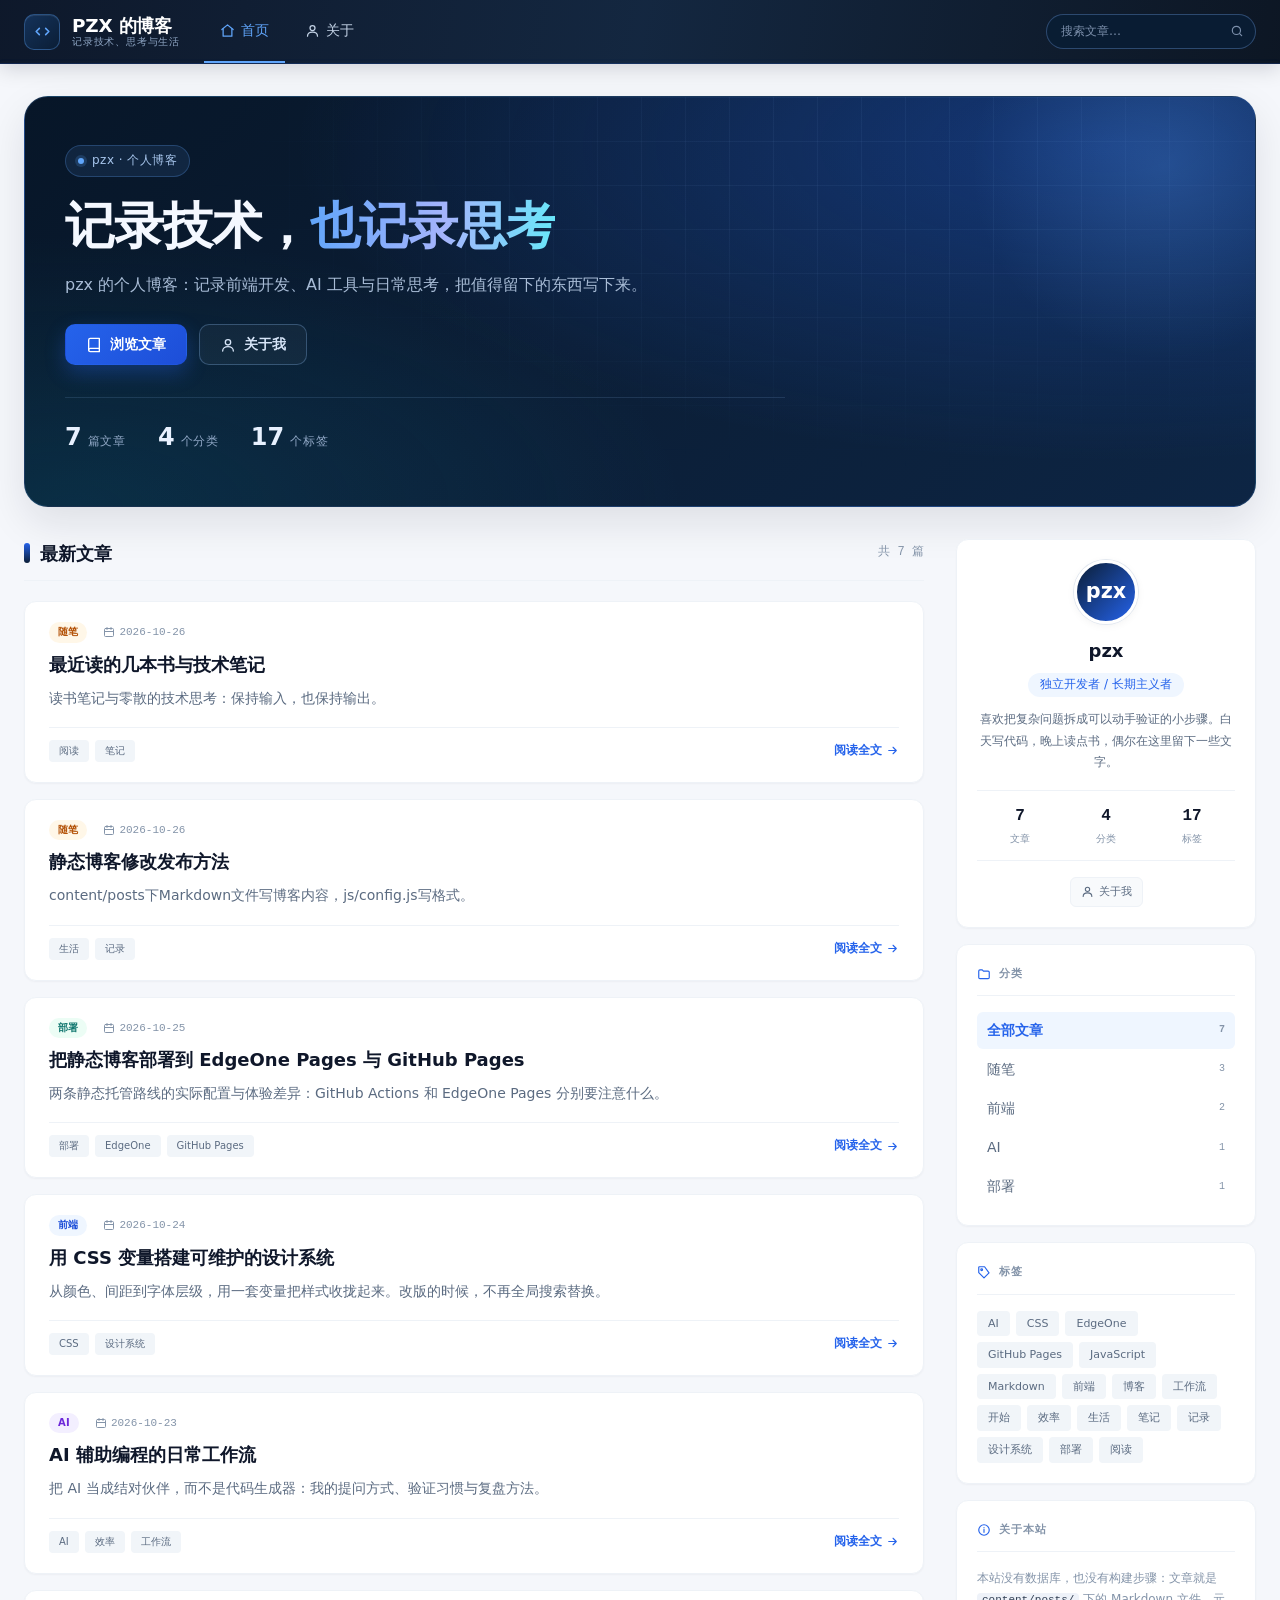
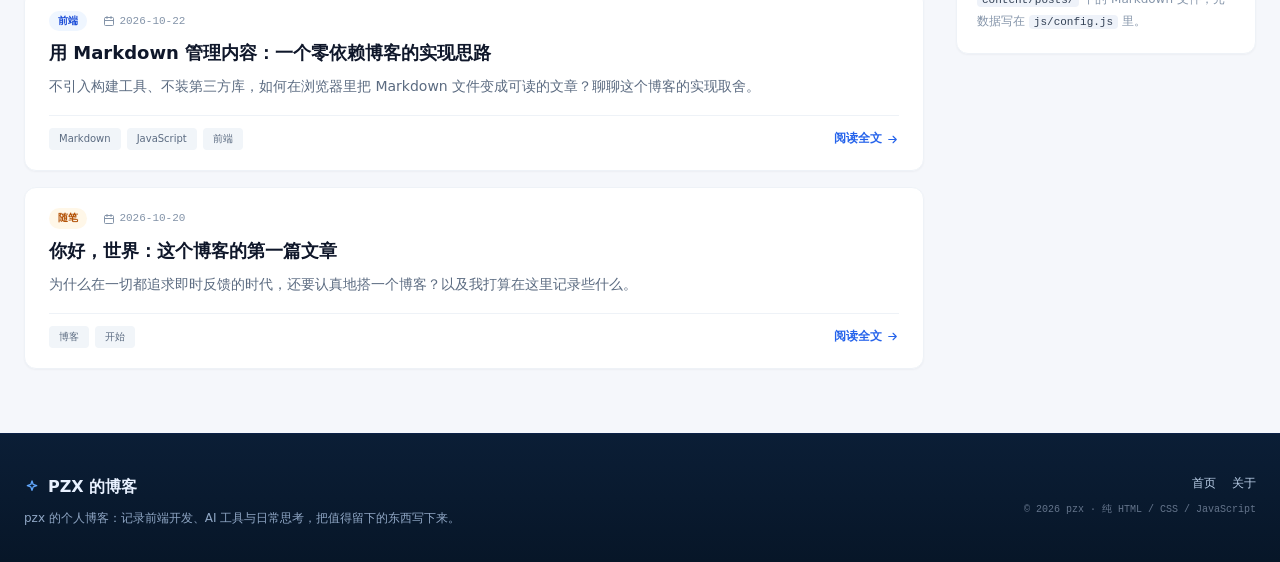
<file: index.html>
<!DOCTYPE html>
<html lang="zh-CN">
<head>
  <meta charset="UTF-8">
  <meta name="viewport" content="width=device-width, initial-scale=1.0">
  <meta name="color-scheme" content="light">
  <meta name="theme-color" content="#0b1e36">
  <title>PZX 的博客</title>
  <meta name="description" content="pzx 的个人博客：记录前端开发、AI 工具与日常思考，把值得留下的东西写下来。">
  <meta name="author" content="pzx">
  <meta name="robots" content="index, follow">

  <!-- Open Graph -->
  <meta property="og:type" content="website">
  <meta property="og:title" content="PZX 的博客">
  <meta property="og:description" content="记录技术，也记录思考。">
  <meta property="og:site_name" content="PZX 的博客">

  <!-- 内联 SVG 图标：不额外请求文件，浅色标签页也清晰 -->
  <link rel="icon" type="image/svg+xml" href="data:image/svg+xml,%3Csvg xmlns='http://www.w3.org/2000/svg' viewBox='0 0 64 64'%3E%3Crect width='64' height='64' rx='14' fill='%230b1e36'/%3E%3Cpath d='M22 18h10a10 10 0 0 1 0 20h-6v8h-4z' fill='none' stroke='%2360a5fa' stroke-width='4' stroke-linejoin='round'/%3E%3C/svg%3E">

  <link rel="stylesheet" href="css/style.css">
  <link rel="stylesheet" href="css/article.css">
  <link rel="stylesheet" href="css/responsive.css">
</head>
<body>
  <a class="skip-link" href="#mainContent">跳到主要内容</a>

  <!-- ===== 导航栏 ===== -->
  <header class="navbar" id="navbar">
    <div class="nav-container">
      <div class="nav-brand-group">
        <span class="nav-logo" aria-hidden="true">
          <svg class="icon" viewBox="0 0 24 24" fill="none" stroke="currentColor" stroke-width="2" stroke-linecap="round" stroke-linejoin="round">
            <path d="m8 8-4 4 4 4M16 8l4 4-4 4"/>
          </svg>
        </span>
        <a class="nav-brand-text" href="#/" aria-label="返回首页">
          <span class="nav-brand" id="navBrandName">PZX 的博客</span>
          <span class="nav-tagline" id="navTagline">记录技术、思考与生活</span>
        </a>
      </div>

      <nav class="nav-center" id="navMenu" aria-label="主导航">
        <a class="nav-link active" href="#/" data-nav="home">
          <svg class="icon" viewBox="0 0 24 24" aria-hidden="true" focusable="false"><path d="M3 10.5 12 3l9 7.5"/><path d="M5 9.5V21h14V9.5"/></svg>
          首页
        </a>
        <a class="nav-link" href="#/about" data-nav="about">
          <svg class="icon" viewBox="0 0 24 24" aria-hidden="true" focusable="false"><circle cx="12" cy="8" r="4"/><path d="M4 21c0-4 3.6-6.5 8-6.5s8 2.5 8 6.5"/></svg>
          关于
        </a>

        <!-- 移动端菜单里的搜索框 -->
        <div class="nav-mobile-search">
          <div class="nav-search">
            <input type="search" id="searchInputMobile" class="nav-search-input" placeholder="搜索文章…" aria-label="搜索文章" autocomplete="off">
            <button type="button" class="nav-search-clear" data-clear-search aria-label="清除搜索">
              <svg class="icon" viewBox="0 0 24 24" aria-hidden="true" focusable="false"><path d="M6 6l12 12M18 6 6 18"/></svg>
            </button>
            <svg class="nav-search-icon icon" viewBox="0 0 24 24" aria-hidden="true" focusable="false"><circle cx="11" cy="11" r="7"/><path d="m20 20-3.5-3.5"/></svg>
          </div>
        </div>
      </nav>

      <div class="nav-actions">
        <div class="nav-search">
          <input type="search" id="searchInput" class="nav-search-input" placeholder="搜索文章…" aria-label="搜索文章" autocomplete="off">
          <button type="button" class="nav-search-clear" data-clear-search aria-label="清除搜索">
            <svg class="icon" viewBox="0 0 24 24" aria-hidden="true" focusable="false"><path d="M6 6l12 12M18 6 6 18"/></svg>
          </button>
          <svg class="nav-search-icon icon" viewBox="0 0 24 24" aria-hidden="true" focusable="false"><circle cx="11" cy="11" r="7"/><path d="m20 20-3.5-3.5"/></svg>
        </div>

        <button type="button" class="nav-mobile-toggle" id="mobileToggle" aria-label="打开菜单" aria-expanded="false" aria-controls="navMenu">
          <svg class="icon icon-menu" viewBox="0 0 24 24" aria-hidden="true" focusable="false"><path d="M4 6h16M4 12h16M4 18h16"/></svg>
          <svg class="icon icon-close" viewBox="0 0 24 24" aria-hidden="true" focusable="false"><path d="M6 6l12 12M18 6 6 18"/></svg>
        </button>
      </div>
    </div>
  </header>

  <!-- ===== 主内容（由 js/app.js 按路由渲染） ===== -->
  <main class="main-content" id="mainContent" tabindex="-1">
    <div class="container" id="app">
      <noscript>
        <div class="error-state">
          <p class="empty-title">需要启用 JavaScript</p>
          <p class="empty-desc">本站是纯前端渲染的静态博客，请启用 JavaScript 后刷新页面。</p>
        </div>
      </noscript>
    </div>
  </main>

  <!-- ===== 页脚 ===== -->
  <footer class="footer">
    <div class="footer-inner">
      <div>
        <div class="footer-brand">
          <svg class="icon" viewBox="0 0 24 24" aria-hidden="true" focusable="false">
            <path d="M12 3l1.8 5.2L19 10l-5.2 1.8L12 17l-1.8-5.2L5 10l5.2-1.8z"/>
          </svg>
          <span id="footerBrandName">PZX 的博客</span>
        </div>
        <p class="footer-desc" id="footerDesc">pzx 的个人博客：记录前端开发、AI 工具与日常思考，把值得留下的东西写下来。</p>
      </div>
      <div class="footer-meta">
        <div class="footer-links">
          <a href="#/">首页</a>
          <a href="#/about">关于</a>
        </div>
        <span class="footer-copy">© <span id="footerYear">2026</span> <span id="footerAuthor">pzx</span> · 纯 HTML / CSS / JavaScript</span>
      </div>
    </div>
  </footer>

  <!-- ===== 回到顶部 ===== -->
  <button type="button" class="back-to-top" id="backToTop" aria-label="回到顶部" title="回到顶部">
    <svg class="icon" viewBox="0 0 24 24" aria-hidden="true" focusable="false"><path d="M12 19V5M6 11l6-6 6 6"/></svg>
  </button>

  <!-- ===== 脚本：顺序加载，无第三方依赖 ===== -->
  <script src="js/config.js"></script>
  <script src="js/markdown.js"></script>
  <script src="js/renderer.js"></script>
  <script src="js/router.js"></script>
  <script src="js/app.js"></script>
</body>
</html>
</file>
<file: css/style.css>
/* ==========================================================================
   pzx 的博客 —— 基础样式
   设计参考：深蓝顶栏 + 浅灰蓝底色 + 白色卡片 + 蓝色强调的极简技术博客。
   主要颜色、间距与字体层级收敛为 CSS 变量，少量局部样式保留硬编码值；
   改版时优先改 :root。
   ========================================================================== */

/* ---------- Reset ---------- */
*,
*::before,
*::after {
  box-sizing: border-box;
  margin: 0;
  padding: 0;
}

/* ---------- Design tokens ---------- */
:root {
  /* 颜色 */
  --color-bg: #f5f7fb;
  --color-bg-soft: #eef2f9;
  --color-surface: #ffffff;
  --color-surface-soft: #f8fafc;
  --color-text: #263449;
  --color-text-secondary: #5b6b81;
  --color-text-muted: #8494a9;
  --color-heading: #0f172a;
  --color-navy: #0b1e36;
  --color-navy-soft: #12294a;
  --color-blue: #2563eb;
  --color-blue-hover: #1d4ed8;
  --color-blue-soft: #eff6ff;
  --color-sky: #60a5fa;
  --color-border: #e2e8f0;
  --color-border-light: #eef2f7;
  --color-tag-bg: #f1f5f9;
  --color-tag-text: #5b6b81;
  --color-amber: #d97706;
  --color-green: #059669;
  --color-focus: #2563eb;

  /* 字体 */
  --font-sans: 'Inter', 'Noto Sans SC', 'PingFang SC', 'Hiragino Sans GB',
    'Microsoft YaHei', system-ui, -apple-system, 'Segoe UI', Roboto, sans-serif;
  --font-display: 'Space Grotesk', 'Inter', 'Noto Sans SC', 'PingFang SC',
    'Microsoft YaHei', system-ui, sans-serif;
  --font-mono: 'JetBrains Mono', 'SFMono-Regular', 'Cascadia Code', Consolas,
    'Liberation Mono', Menlo, monospace;

  /* 字号 */
  --text-xs: 0.75rem;
  --text-sm: 0.875rem;
  --text-base: 1rem;
  --text-lg: 1.125rem;
  --text-xl: 1.25rem;
  --text-2xl: 1.5rem;
  --text-3xl: 1.875rem;
  --text-4xl: 2.25rem;

  /* 间距 */
  --space-1: 0.25rem;
  --space-2: 0.5rem;
  --space-3: 0.75rem;
  --space-4: 1rem;
  --space-5: 1.25rem;
  --space-6: 1.5rem;
  --space-8: 2rem;
  --space-10: 2.5rem;
  --space-12: 3rem;
  --space-16: 4rem;

  /* 尺寸 */
  --max-width: 1280px;
  --max-width-narrow: 840px;
  --nav-height: 64px;
  --radius-sm: 6px;
  --radius: 12px;
  --radius-lg: 18px;
  --radius-xl: 24px;

  /* 阴影 */
  --shadow-xs: 0 1px 2px rgba(15, 23, 42, 0.04);
  --shadow-sm: 0 2px 8px rgba(15, 23, 42, 0.05);
  --shadow-md: 0 8px 24px rgba(15, 23, 42, 0.07);
  --shadow-lg: 0 16px 40px rgba(15, 23, 42, 0.1);

  /* 动效 */
  --ease: cubic-bezier(0.4, 0, 0.2, 1);
  --transition: 0.22s var(--ease);
}

/* ---------- 基础元素 ---------- */
html {
  font-size: 16px;
  scroll-behavior: smooth;
  -webkit-text-size-adjust: 100%;
}

@media (prefers-reduced-motion: reduce) {
  html {
    scroll-behavior: auto;
  }
}

body {
  min-height: 100vh;
  display: flex;
  flex-direction: column;
  font-family: var(--font-sans);
  font-size: var(--text-base);
  line-height: 1.65;
  color: var(--color-text);
  background-color: var(--color-bg);
  -webkit-font-smoothing: antialiased;
  -moz-osx-font-smoothing: grayscale;
}

a {
  color: var(--color-blue);
  text-decoration: none;
  transition: color var(--transition);
}

a:hover {
  color: var(--color-blue-hover);
}

img {
  max-width: 100%;
  height: auto;
  display: block;
}

button,
input {
  font: inherit;
  color: inherit;
}

button {
  cursor: pointer;
  background: none;
  border: none;
}

ul,
ol {
  padding-left: 1.4em;
}

:focus-visible {
  outline: 2px solid var(--color-focus);
  outline-offset: 3px;
  border-radius: 4px;
}

::selection {
  background: rgba(37, 99, 235, 0.18);
}

/* 细滚动条 */
::-webkit-scrollbar {
  width: 10px;
  height: 10px;
}

::-webkit-scrollbar-track {
  background: var(--color-bg-soft);
}

::-webkit-scrollbar-thumb {
  background: #cbd5e1;
  border-radius: 999px;
  border: 2px solid var(--color-bg-soft);
}

::-webkit-scrollbar-thumb:hover {
  background: #94a3b8;
}

/* 图标统一尺寸 */
.icon {
  width: 1em;
  height: 1em;
  flex-shrink: 0;
  fill: none;
  stroke: currentColor;
  stroke-width: 2;
  stroke-linecap: round;
  stroke-linejoin: round;
}

.visually-hidden {
  position: absolute !important;
  width: 1px;
  height: 1px;
  padding: 0;
  margin: -1px;
  overflow: hidden;
  clip: rect(0, 0, 0, 0);
  white-space: nowrap;
  border: 0;
}

.skip-link {
  position: fixed;
  top: -100px;
  left: var(--space-4);
  z-index: 1000;
  padding: var(--space-2) var(--space-4);
  color: #fff;
  background: var(--color-navy);
  border-radius: var(--radius-sm);
  font-size: var(--text-sm);
}

.skip-link:focus {
  top: var(--space-4);
  color: #fff;
}

/* ---------- 导航栏 ---------- */
.navbar {
  position: sticky;
  top: 0;
  z-index: 100;
  height: var(--nav-height);
  background: linear-gradient(100deg, rgba(6, 17, 36, 0.97), rgba(12, 32, 58, 0.97), rgba(5, 15, 29, 0.97));
  border-bottom: 1px solid rgba(37, 99, 235, 0.18);
  box-shadow: 0 4px 20px rgba(2, 8, 23, 0.16);
  backdrop-filter: saturate(140%) blur(12px);
}

.nav-container {
  max-width: var(--max-width);
  height: 100%;
  margin: 0 auto;
  padding: 0 var(--space-6);
  display: flex;
  align-items: center;
  gap: var(--space-6);
}

.nav-brand-group {
  display: flex;
  align-items: center;
  gap: var(--space-3);
  min-width: 0;
  cursor: pointer;
}

.nav-logo {
  width: 36px;
  height: 36px;
  display: grid;
  place-items: center;
  color: var(--color-sky);
  background: linear-gradient(140deg, #14325a, #0b1e36);
  border: 1px solid rgba(96, 165, 250, 0.35);
  border-radius: 10px;
  box-shadow: inset 0 1px 0 rgba(255, 255, 255, 0.08);
}

.nav-logo .icon {
  width: 19px;
  height: 19px;
}

.nav-brand-text {
  display: flex;
  flex-direction: column;
  line-height: 1.15;
  min-width: 0;
}

.nav-brand {
  font-family: var(--font-display);
  font-size: 1.15rem;
  font-weight: 700;
  letter-spacing: -0.01em;
  color: #fff;
  white-space: nowrap;
}

.nav-brand:hover {
  color: #fff;
}

.nav-tagline {
  font-size: 10px;
  letter-spacing: 0.08em;
  color: #8fa6c4;
  white-space: nowrap;
}

.nav-center {
  display: flex;
  align-items: center;
  gap: var(--space-1);
  height: 100%;
}

.nav-link {
  position: relative;
  display: inline-flex;
  align-items: center;
  gap: 6px;
  height: 100%;
  padding: 0 var(--space-4);
  font-size: var(--text-sm);
  font-weight: 500;
  color: #c3d2e5;
  border-bottom: 2px solid transparent;
  transition: color var(--transition), border-color var(--transition), background-color var(--transition);
}

.nav-link .icon {
  width: 15px;
  height: 15px;
}

.nav-link:hover {
  color: #fff;
  background: rgba(96, 165, 250, 0.08);
}

.nav-link.active {
  color: var(--color-sky);
  border-bottom-color: var(--color-sky);
}

.nav-actions {
  margin-left: auto;
  display: flex;
  align-items: center;
  gap: var(--space-2);
}

.nav-search {
  position: relative;
  display: flex;
  align-items: center;
}

.nav-search-input {
  width: 210px;
  padding: 7px 34px 7px 14px;
  font-size: var(--text-xs);
  color: #e2e8f0;
  background: rgba(11, 30, 54, 0.9);
  border: 1px solid rgba(48, 78, 118, 0.9);
  border-radius: 999px;
  outline: none;
  transition: width var(--transition), border-color var(--transition), box-shadow var(--transition), background-color var(--transition);
}

.nav-search-input::placeholder {
  color: #7c8fab;
}

/* 隐藏浏览器自带的搜索清除按钮，使用自定义的清除按钮 */
.nav-search-input::-webkit-search-cancel-button,
.nav-search-input::-webkit-search-decoration {
  -webkit-appearance: none;
  appearance: none;
}

.nav-search-input:focus {
  width: 260px;
  background: #0b1e36;
  border-color: var(--color-sky);
  box-shadow: 0 0 0 3px rgba(96, 165, 250, 0.18);
}

.nav-search-icon {
  position: absolute;
  right: 12px;
  width: 14px;
  height: 14px;
  color: #7c8fab;
  pointer-events: none;
}

.nav-search-clear {
  position: absolute;
  right: 30px;
  display: none;
  align-items: center;
  justify-content: center;
  width: 16px;
  height: 16px;
  color: #94a3b8;
  border-radius: 50%;
}

.nav-search-clear:hover {
  color: #fff;
  background: rgba(148, 163, 184, 0.2);
}

.nav-search-clear .icon {
  width: 10px;
  height: 10px;
}

.nav-search.has-value .nav-search-clear {
  display: flex;
}

.nav-mobile-search {
  display: none;
}

.nav-mobile-toggle {
  display: none;
  padding: var(--space-2);
  color: #c3d2e5;
  border-radius: var(--radius-sm);
}

.nav-mobile-toggle:hover {
  background: rgba(96, 165, 250, 0.1);
}

.nav-mobile-toggle .icon {
  width: 22px;
  height: 22px;
}

/* ---------- 主内容 ---------- */
.main-content {
  flex: 1;
  width: 100%;
  padding: var(--space-8) var(--space-6) var(--space-16);
}

.container {
  max-width: var(--max-width);
  margin: 0 auto;
}

.container--narrow {
  max-width: var(--max-width-narrow);
}

/* 页面进入动画 */
.page-enter {
  animation: page-enter 0.32s var(--ease) both;
}

@keyframes page-enter {
  from {
    opacity: 0;
    transform: translateY(8px);
  }
  to {
    opacity: 1;
    transform: translateY(0);
  }
}

@media (prefers-reduced-motion: reduce) {
  .page-enter {
    animation: none;
  }
}

/* ---------- Hero ---------- */
.hero {
  position: relative;
  overflow: hidden;
  margin-bottom: var(--space-8);
  padding: var(--space-12) var(--space-10);
  color: #e6eefb;
  background:
    radial-gradient(120% 140% at 88% 12%, rgba(37, 99, 235, 0.35), transparent 55%),
    radial-gradient(90% 120% at 4% 100%, rgba(14, 116, 144, 0.22), transparent 55%),
    linear-gradient(135deg, #071628 0%, #0b1e36 48%, #0d2544 100%);
  border: 1px solid rgba(96, 165, 250, 0.18);
  border-radius: var(--radius-xl);
  box-shadow: var(--shadow-lg);
}

.hero::before {
  content: '';
  position: absolute;
  inset: 0;
  background-image:
    linear-gradient(rgba(148, 197, 255, 0.06) 1px, transparent 1px),
    linear-gradient(90deg, rgba(148, 197, 255, 0.06) 1px, transparent 1px);
  background-size: 44px 44px;
  mask-image: radial-gradient(70% 90% at 70% 20%, #000 20%, transparent 80%);
  pointer-events: none;
}

.hero::after {
  content: '';
  position: absolute;
  right: -120px;
  top: -140px;
  width: 420px;
  height: 420px;
  background: radial-gradient(circle, rgba(96, 165, 250, 0.22), transparent 65%);
  pointer-events: none;
}

.hero-inner {
  position: relative;
  z-index: 1;
  max-width: 720px;
}

.hero-badge {
  display: inline-flex;
  align-items: center;
  gap: 8px;
  padding: 5px 12px;
  margin-bottom: var(--space-5);
  font-size: var(--text-xs);
  font-weight: 500;
  letter-spacing: 0.04em;
  color: #a9c7ee;
  background: rgba(96, 165, 250, 0.1);
  border: 1px solid rgba(96, 165, 250, 0.25);
  border-radius: 999px;
}

.hero-badge .dot {
  width: 6px;
  height: 6px;
  border-radius: 50%;
  background: var(--color-sky);
  box-shadow: 0 0 0 3px rgba(96, 165, 250, 0.18);
}

.hero-title {
  font-family: var(--font-display);
  font-size: clamp(2rem, 4.4vw, 3.1rem);
  font-weight: 700;
  line-height: 1.18;
  letter-spacing: -0.02em;
  color: #f4f8ff;
}

.hero-accent {
  background: linear-gradient(96deg, #60a5fa, #a5b4fc 55%, #67e8f9);
  -webkit-background-clip: text;
  background-clip: text;
  color: transparent;
}

.hero-desc {
  max-width: 620px;
  margin-top: var(--space-4);
  font-size: var(--text-base);
  line-height: 1.8;
  color: #a8bcd6;
}

.hero-actions {
  display: flex;
  flex-wrap: wrap;
  gap: var(--space-3);
  margin-top: var(--space-6);
}

.hero-stats {
  display: flex;
  flex-wrap: wrap;
  gap: var(--space-8);
  margin-top: var(--space-8);
  padding-top: var(--space-5);
  border-top: 1px solid rgba(148, 197, 255, 0.14);
}

.hero-stat {
  display: flex;
  align-items: baseline;
  gap: 6px;
}

.hero-stat strong {
  font-family: var(--font-display);
  font-size: var(--text-2xl);
  font-weight: 700;
  color: #e8f1ff;
}

.hero-stat span {
  font-size: var(--text-xs);
  letter-spacing: 0.06em;
  color: #8fa6c4;
}

/* ---------- 按钮 ---------- */
.btn {
  display: inline-flex;
  align-items: center;
  justify-content: center;
  gap: 8px;
  padding: 11px 20px;
  font-size: var(--text-sm);
  font-weight: 600;
  line-height: 1.2;
  border: 1px solid transparent;
  border-radius: 10px;
  transition: transform var(--transition), background-color var(--transition), border-color var(--transition), color var(--transition), box-shadow var(--transition);
}

.btn .icon {
  width: 16px;
  height: 16px;
}

.btn-primary {
  color: #fff;
  background: linear-gradient(135deg, #2563eb, #1d4ed8);
  box-shadow: 0 8px 20px rgba(37, 99, 235, 0.32);
}

.btn-primary:hover {
  color: #fff;
  transform: translateY(-1px);
  box-shadow: 0 12px 26px rgba(37, 99, 235, 0.38);
}

.btn-ghost {
  color: #d7e5f8;
  background: rgba(255, 255, 255, 0.04);
  border-color: rgba(148, 197, 255, 0.28);
}

.btn-ghost:hover {
  color: #fff;
  background: rgba(148, 197, 255, 0.12);
  border-color: rgba(148, 197, 255, 0.5);
}

.btn-soft {
  color: var(--color-blue);
  background: var(--color-blue-soft);
  border-color: #dbeafe;
}

.btn-soft:hover {
  color: var(--color-blue-hover);
  background: #e0efff;
}

/* ---------- 首页布局 ---------- */
.home-layout {
  display: grid;
  grid-template-columns: minmax(0, 1fr) 300px;
  gap: var(--space-8);
  align-items: start;
}

.home-main {
  min-width: 0;
}

/* ---------- 区块标题 ---------- */
.section-heading {
  display: flex;
  align-items: center;
  justify-content: space-between;
  gap: var(--space-3);
  padding-bottom: var(--space-3);
  margin-bottom: var(--space-5);
  border-bottom: 1px solid var(--color-border-light);
}

.section-heading-left {
  display: flex;
  align-items: center;
  gap: 10px;
  font-family: var(--font-display);
  font-size: var(--text-lg);
  font-weight: 700;
  color: var(--color-heading);
}

.section-heading-bar {
  width: 6px;
  height: 20px;
  border-radius: 999px;
  background: linear-gradient(180deg, var(--color-blue), var(--color-navy));
}

.section-heading-count {
  font-family: var(--font-mono);
  font-size: var(--text-xs);
  color: var(--color-text-muted);
}

.section-heading-link {
  display: inline-flex;
  align-items: center;
  gap: 4px;
  font-size: var(--text-xs);
  font-weight: 500;
  color: var(--color-text-secondary);
}

.section-heading-link:hover {
  color: var(--color-blue);
}

/* ---------- 筛选条 ---------- */
.filter-bar {
  display: flex;
  flex-wrap: wrap;
  align-items: center;
  justify-content: space-between;
  gap: var(--space-2) var(--space-3);
  margin-bottom: var(--space-4);
  padding: 10px var(--space-4);
  font-size: var(--text-xs);
  background: var(--color-blue-soft);
  border: 1px solid #dbeafe;
  border-radius: var(--radius-sm);
}

.filter-bar[hidden] {
  display: none;
}

.filter-bar-label {
  display: flex;
  flex-wrap: wrap;
  align-items: center;
  gap: 6px;
  color: #1e40af;
}

.filter-bar-label strong {
  font-weight: 600;
}

.filter-bar-badge {
  display: inline-flex;
  align-items: center;
  padding: 1px 8px;
  font-family: var(--font-mono);
  color: #1d4ed8;
  background: #dbeafe;
  border-radius: 999px;
}

.filter-bar-clear {
  display: inline-flex;
  align-items: center;
  gap: 4px;
  padding: 3px 8px;
  font-size: var(--text-xs);
  font-weight: 500;
  color: var(--color-blue);
  border-radius: var(--radius-sm);
}

.filter-bar-clear:hover {
  color: var(--color-blue-hover);
  background: rgba(37, 99, 235, 0.08);
}

/* ---------- 文章卡片 ---------- */
.card-list {
  display: flex;
  flex-direction: column;
  gap: var(--space-4);
}

.card {
  position: relative;
  padding: var(--space-5) var(--space-6);
  background: var(--color-surface);
  border: 1px solid var(--color-border-light);
  border-radius: var(--radius);
  box-shadow: var(--shadow-xs);
  transition: transform var(--transition), box-shadow var(--transition), border-color var(--transition);
}

.card:hover {
  transform: translateY(-2px);
  border-color: #c7dcf8;
  box-shadow: var(--shadow-md);
}

.card-meta {
  display: flex;
  flex-wrap: wrap;
  align-items: center;
  gap: var(--space-2) var(--space-4);
  margin-bottom: var(--space-2);
  font-family: var(--font-mono);
  font-size: 11px;
  color: var(--color-text-muted);
}

.card-meta-item {
  display: inline-flex;
  align-items: center;
  gap: 4px;
}

.card-meta-item .icon {
  width: 12px;
  height: 12px;
}

.card-category {
  display: inline-flex;
  align-items: center;
  padding: 2px 9px;
  font-family: var(--font-sans);
  font-size: 10px;
  font-weight: 600;
  letter-spacing: 0.02em;
  color: #1d4ed8;
  background: var(--color-blue-soft);
  border-radius: 999px;
}

.card-category[data-category='AI'] {
  color: #6d28d9;
  background: #f3efff;
}

.card-category[data-category='随笔'] {
  color: #b45309;
  background: #fff7e8;
}

.card-category[data-category='部署'] {
  color: #0f766e;
  background: #ecfdf5;
}

.card-title {
  margin-bottom: var(--space-2);
  font-size: var(--text-lg);
  font-weight: 700;
  line-height: 1.5;
  color: var(--color-heading);
}

.card-title a {
  color: inherit;
}

.card-title a:hover {
  color: var(--color-blue);
}

/* 整卡可点击的遮罩层，标签 / 链接等交互元素在其上方 */
.card-title a::after {
  content: '';
  position: absolute;
  inset: 0;
  border-radius: inherit;
}

.card-excerpt {
  display: -webkit-box;
  overflow: hidden;
  font-size: var(--text-sm);
  line-height: 1.8;
  color: var(--color-text-secondary);
  -webkit-line-clamp: 3;
  -webkit-box-orient: vertical;
}

.card-bottom {
  position: relative;
  z-index: 1;
  display: flex;
  align-items: center;
  justify-content: space-between;
  gap: var(--space-3);
  margin-top: var(--space-4);
  padding-top: var(--space-3);
  border-top: 1px solid var(--color-border-light);
}

.card-tags {
  display: flex;
  flex-wrap: wrap;
  gap: 6px;
}

.tag {
  display: inline-flex;
  align-items: center;
  padding: 2px 9px;
  font-size: 10px;
  font-weight: 500;
  line-height: 1.6;
  color: var(--color-tag-text);
  background: var(--color-tag-bg);
  border: 1px solid transparent;
  border-radius: 4px;
  transition: color var(--transition), background-color var(--transition), border-color var(--transition);
}

button.tag {
  cursor: pointer;
}

.tag:hover {
  color: var(--color-blue);
  background: var(--color-blue-soft);
  border-color: #dbeafe;
}

.tag.active {
  color: var(--color-blue);
  background: var(--color-blue-soft);
  border-color: #bfdbfe;
}

.card-read-more {
  display: inline-flex;
  align-items: center;
  gap: 4px;
  flex-shrink: 0;
  font-size: var(--text-xs);
  font-weight: 600;
  color: var(--color-blue);
}

.card-read-more .icon {
  width: 13px;
  height: 13px;
  transition: transform var(--transition);
}

.card-read-more:hover .icon {
  transform: translateX(3px);
}

/* ---------- 空状态 / 加载 / 404 ---------- */
.empty-state,
.loading-state,
.error-state {
  display: flex;
  flex-direction: column;
  align-items: center;
  gap: var(--space-3);
  padding: var(--space-16) var(--space-6);
  text-align: center;
  background: var(--color-surface);
  border: 1px solid var(--color-border-light);
  border-radius: var(--radius);
}

.empty-icon {
  display: grid;
  place-items: center;
  width: 52px;
  height: 52px;
  margin-bottom: var(--space-1);
  color: var(--color-text-muted);
  background: var(--color-bg-soft);
  border-radius: 50%;
}

.empty-icon .icon {
  width: 22px;
  height: 22px;
}

.empty-title {
  font-size: var(--text-base);
  font-weight: 600;
  color: var(--color-heading);
}

.empty-desc {
  max-width: 420px;
  font-size: var(--text-sm);
  color: var(--color-text-secondary);
}

.spinner {
  width: 30px;
  height: 30px;
  border: 3px solid var(--color-border);
  border-top-color: var(--color-blue);
  border-radius: 50%;
  animation: spin 0.7s linear infinite;
}

@keyframes spin {
  to {
    transform: rotate(360deg);
  }
}

@media (prefers-reduced-motion: reduce) {
  .spinner {
    animation-duration: 1.6s;
  }
}

.loading-text {
  font-size: var(--text-sm);
  color: var(--color-text-secondary);
}

.not-found {
  padding: var(--space-16) var(--space-6);
  text-align: center;
  background: var(--color-surface);
  border: 1px solid var(--color-border-light);
  border-radius: var(--radius-lg);
}

.not-found-code {
  font-family: var(--font-display);
  font-size: clamp(4rem, 12vw, 6rem);
  font-weight: 700;
  line-height: 1;
  background: linear-gradient(120deg, #cbd5e1, #93b4e6);
  -webkit-background-clip: text;
  background-clip: text;
  color: transparent;
}

.not-found-title {
  margin: var(--space-3) 0 var(--space-2);
  font-size: var(--text-xl);
  color: var(--color-heading);
}

.not-found-desc {
  max-width: 460px;
  margin: 0 auto var(--space-6);
  font-size: var(--text-sm);
  color: var(--color-text-secondary);
}

/* ---------- 侧栏 ---------- */
.sidebar {
  position: sticky;
  top: calc(var(--nav-height) + var(--space-6));
  display: flex;
  flex-direction: column;
  gap: var(--space-4);
}

.sidebar-card {
  padding: var(--space-5);
  background: var(--color-surface);
  border: 1px solid var(--color-border-light);
  border-radius: var(--radius);
  box-shadow: var(--shadow-xs);
}

.sidebar-card-title {
  display: flex;
  align-items: center;
  gap: 8px;
  padding-bottom: var(--space-3);
  margin-bottom: var(--space-4);
  font-size: 11px;
  font-weight: 700;
  letter-spacing: 0.1em;
  color: var(--color-text-muted);
  text-transform: uppercase;
  border-bottom: 1px solid var(--color-border-light);
}

.sidebar-card-title .icon {
  width: 14px;
  height: 14px;
  color: var(--color-blue);
}

.author-card {
  text-align: center;
}

.author-avatar {
  display: grid;
  place-items: center;
  width: 64px;
  height: 64px;
  margin: 0 auto var(--space-3);
  font-family: var(--font-display);
  font-size: 1.3rem;
  font-weight: 700;
  color: #fff;
  background: linear-gradient(135deg, #0b1e36, #2563eb);
  border: 3px solid #fff;
  border-radius: 50%;
  box-shadow: 0 0 0 1px var(--color-border), var(--shadow-sm);
}

.author-name {
  font-size: var(--text-lg);
  font-weight: 700;
  color: var(--color-heading);
}

.author-role {
  display: inline-block;
  margin-top: var(--space-2);
  padding: 2px 12px;
  font-size: var(--text-xs);
  font-weight: 500;
  color: var(--color-blue);
  background: var(--color-blue-soft);
  border-radius: 999px;
}

.author-bio {
  margin-top: var(--space-3);
  font-size: var(--text-xs);
  line-height: 1.8;
  color: var(--color-text-secondary);
}

.author-stats {
  display: grid;
  grid-template-columns: repeat(3, 1fr);
  margin-top: var(--space-4);
  padding: var(--space-3) 0;
  border-top: 1px solid var(--color-border-light);
  border-bottom: 1px solid var(--color-border-light);
}

.author-stat {
  display: flex;
  flex-direction: column;
  gap: 2px;
}

.author-stat strong {
  font-family: var(--font-mono);
  font-size: var(--text-base);
  font-weight: 700;
  color: var(--color-heading);
}

.author-stat span {
  font-size: 10px;
  color: var(--color-text-muted);
}

.author-socials {
  display: flex;
  flex-wrap: wrap;
  justify-content: center;
  gap: 6px;
  margin-top: var(--space-4);
}

.social-link {
  display: inline-flex;
  align-items: center;
  gap: 5px;
  padding: 5px 10px;
  font-size: 11px;
  font-weight: 500;
  color: var(--color-text-secondary);
  background: var(--color-surface-soft);
  border: 1px solid var(--color-border-light);
  border-radius: var(--radius-sm);
}

.social-link:hover {
  color: var(--color-blue);
  background: var(--color-blue-soft);
  border-color: #dbeafe;
}

.social-link .icon {
  width: 13px;
  height: 13px;
}

.category-list {
  display: flex;
  flex-direction: column;
  gap: 2px;
  list-style: none;
  padding: 0;
  margin: 0;
}

.category-btn {
  display: flex;
  align-items: center;
  justify-content: space-between;
  gap: var(--space-2);
  width: 100%;
  padding: 7px 10px;
  font-size: var(--text-sm);
  color: var(--color-text-secondary);
  border-radius: var(--radius-sm);
  transition: color var(--transition), background-color var(--transition);
}

.category-btn:hover {
  color: var(--color-blue);
  background: var(--color-blue-soft);
}

.category-btn.active {
  color: var(--color-blue);
  background: var(--color-blue-soft);
  font-weight: 600;
}

.category-btn .count {
  font-family: var(--font-mono);
  font-size: 10px;
  color: var(--color-text-muted);
}

.tag-cloud {
  display: flex;
  flex-wrap: wrap;
  gap: 6px;
}

.tag-cloud .tag {
  font-size: 11px;
  padding: 3px 10px;
}

.sidebar-note {
  font-size: var(--text-xs);
  line-height: 1.8;
  color: var(--color-text-muted);
}

.sidebar-note code {
  padding: 1px 5px;
  font-family: var(--font-mono);
  font-size: 11px;
  color: #334155;
  background: var(--color-bg-soft);
  border-radius: 4px;
}

/* ---------- 页脚 ---------- */
.footer {
  margin-top: auto;
  padding: var(--space-10) var(--space-6) var(--space-8);
  color: #8fa6c4;
  background: linear-gradient(180deg, #0b1e36, #071628);
  border-top: 1px solid rgba(37, 99, 235, 0.16);
}

.footer-inner {
  max-width: var(--max-width);
  margin: 0 auto;
  display: grid;
  grid-template-columns: minmax(0, 1fr) auto;
  gap: var(--space-8);
  align-items: start;
}

.footer-brand {
  display: flex;
  align-items: center;
  gap: 8px;
  margin-bottom: var(--space-2);
  font-family: var(--font-display);
  font-size: var(--text-base);
  font-weight: 700;
  color: #e8f1ff;
}

.footer-brand .icon {
  width: 16px;
  height: 16px;
  color: var(--color-sky);
}

.footer-desc {
  max-width: 460px;
  font-size: var(--text-xs);
  line-height: 1.8;
}

.footer-meta {
  display: flex;
  flex-direction: column;
  gap: var(--space-2);
  font-size: var(--text-xs);
  text-align: right;
}

.footer-links {
  display: flex;
  flex-wrap: wrap;
  justify-content: flex-end;
  gap: var(--space-4);
}

.footer-links a {
  color: #b9cde6;
}

.footer-links a:hover {
  color: #fff;
}

.footer-copy {
  font-family: var(--font-mono);
  font-size: 10px;
  color: #64748b;
}

/* ---------- 回到顶部 ---------- */
.back-to-top {
  position: fixed;
  right: var(--space-6);
  bottom: var(--space-6);
  z-index: 60;
  display: grid;
  place-items: center;
  width: 42px;
  height: 42px;
  color: #fff;
  background: var(--color-navy);
  border: 1px solid rgba(96, 165, 250, 0.28);
  border-radius: 50%;
  box-shadow: 0 8px 20px rgba(2, 8, 23, 0.24);
  opacity: 0;
  visibility: hidden;
  transform: translateY(8px);
  transition: opacity var(--transition), visibility var(--transition), transform var(--transition), background-color var(--transition);
}

.back-to-top.visible {
  opacity: 1;
  visibility: visible;
  transform: translateY(0);
}

.back-to-top:hover {
  background: var(--color-navy-soft);
  transform: translateY(-3px);
}

.back-to-top .icon {
  width: 18px;
  height: 18px;
}

/* ---------- 通用工具 ---------- */
.text-center {
  text-align: center;
}

.hidden {
  display: none !important;
}

.mono {
  font-family: var(--font-mono);
}
</file>
<file: css/article.css>
/* ==========================================================================
   文章详情页 + 关于页
   ========================================================================== */

/* ---------- 阅读进度条 ---------- */
.reading-progress {
  position: fixed;
  top: var(--nav-height);
  left: 0;
  right: 0;
  z-index: 90;
  height: 3px;
  background: rgba(148, 163, 184, 0.18);
  pointer-events: none;
}

.reading-progress-bar {
  height: 100%;
  width: 0;
  background: linear-gradient(90deg, #2563eb, #60a5fa);
  box-shadow: 0 0 8px rgba(37, 99, 235, 0.45);
  transition: width 0.08s linear;
}

/* ---------- 文章容器 ---------- */
.article-page {
  max-width: var(--max-width-narrow);
  margin: 0 auto;
}

.article-detail {
  padding: var(--space-8) var(--space-10);
  background: var(--color-surface);
  border: 1px solid var(--color-border-light);
  border-radius: var(--radius-lg);
  box-shadow: var(--shadow-sm);
}

/* ---------- 面包屑 ---------- */
.article-breadcrumb {
  display: flex;
  flex-wrap: wrap;
  align-items: center;
  justify-content: space-between;
  gap: var(--space-3);
  padding-bottom: var(--space-4);
  margin-bottom: var(--space-6);
  border-bottom: 1px solid var(--color-border-light);
}

.back-link {
  display: inline-flex;
  align-items: center;
  gap: 5px;
  padding: 6px 12px;
  font-size: var(--text-xs);
  font-weight: 500;
  color: var(--color-text-secondary);
  background: var(--color-surface);
  border: 1px solid var(--color-border);
  border-radius: var(--radius-sm);
  transition: color var(--transition), border-color var(--transition), background-color var(--transition);
}

.back-link .icon {
  width: 13px;
  height: 13px;
}

.back-link:hover {
  color: var(--color-blue);
  background: var(--color-blue-soft);
  border-color: #bfdbfe;
}

.breadcrumb-path {
  display: flex;
  flex-wrap: wrap;
  align-items: center;
  gap: 6px;
  font-size: var(--text-xs);
  color: var(--color-text-muted);
}

.breadcrumb-path a {
  color: var(--color-text-secondary);
}

.breadcrumb-path a:hover {
  color: var(--color-blue);
}

.breadcrumb-sep {
  color: #cbd5e1;
}

.breadcrumb-current {
  color: var(--color-text);
  font-weight: 500;
}

/* ---------- 文章头部 ---------- */
.article-kicker {
  display: inline-flex;
  align-items: center;
  gap: 8px;
  margin-bottom: var(--space-3);
  font-size: var(--text-xs);
  font-weight: 600;
  letter-spacing: 0.06em;
  color: var(--color-blue);
}

.article-kicker::before {
  content: '';
  width: 18px;
  height: 2px;
  background: linear-gradient(90deg, var(--color-blue), var(--color-sky));
  border-radius: 2px;
}

.article-title {
  font-family: var(--font-display);
  font-size: clamp(1.6rem, 3vw, 2.1rem);
  font-weight: 700;
  line-height: 1.35;
  letter-spacing: -0.015em;
  color: var(--color-heading);
}

.article-meta {
  display: flex;
  flex-wrap: wrap;
  align-items: center;
  gap: var(--space-2) var(--space-4);
  margin-top: var(--space-4);
  padding-bottom: var(--space-5);
  font-size: var(--text-xs);
  color: var(--color-text-secondary);
  border-bottom: 1px solid var(--color-border-light);
}

.article-meta-item {
  display: inline-flex;
  align-items: center;
  gap: 5px;
}

.article-meta-item .icon {
  width: 13px;
  height: 13px;
  color: var(--color-text-muted);
}

.article-meta-tags {
  display: inline-flex;
  flex-wrap: wrap;
  gap: 5px;
}

.article-copy-link {
  display: inline-flex;
  align-items: center;
  gap: 5px;
  margin-left: auto;
  padding: 4px 10px;
  font-size: 11px;
  color: var(--color-text-secondary);
  background: var(--color-surface-soft);
  border: 1px solid var(--color-border-light);
  border-radius: 999px;
  transition: color var(--transition), border-color var(--transition), background-color var(--transition);
}

.article-copy-link .icon {
  width: 12px;
  height: 12px;
}

.article-copy-link:hover {
  color: var(--color-blue);
  background: var(--color-blue-soft);
  border-color: #dbeafe;
}

.article-copy-link.copied {
  color: var(--color-green);
  background: #ecfdf5;
  border-color: #d1fae5;
}

/* ---------- 正文排版 ---------- */
.prose {
  font-size: 1.0625rem;
  line-height: 1.95;
  color: #334155;
  word-wrap: break-word;
}

.prose > *:first-child {
  margin-top: 0;
}

.prose h2,
.prose h3,
.prose h4 {
  font-family: var(--font-display);
  font-weight: 700;
  line-height: 1.4;
  color: var(--color-heading);
  scroll-margin-top: calc(var(--nav-height) + 20px);
}

.prose h2 {
  position: relative;
  margin: 2.6em 0 0.9em;
  padding-left: 14px;
  font-size: 1.5rem;
  letter-spacing: -0.01em;
}

.prose h2::before {
  content: '';
  position: absolute;
  left: 0;
  top: 0.15em;
  bottom: 0.15em;
  width: 4px;
  background: linear-gradient(180deg, var(--color-blue), var(--color-sky));
  border-radius: 999px;
}

.prose h3 {
  margin: 2.1em 0 0.7em;
  font-size: 1.2rem;
}

.prose h4 {
  margin: 1.8em 0 0.6em;
  font-size: 1.05rem;
}

.prose p {
  margin: 0 0 1.15em;
}

.prose strong {
  font-weight: 650;
  color: #1e293b;
}

.prose em {
  font-style: italic;
}

.prose a {
  color: var(--color-blue);
  text-decoration: underline;
  text-decoration-color: rgba(37, 99, 235, 0.32);
  text-underline-offset: 3px;
  transition: color var(--transition), text-decoration-color var(--transition);
}

.prose a:hover {
  color: var(--color-blue-hover);
  text-decoration-color: currentColor;
}

.prose ul,
.prose ol {
  margin: 0 0 1.2em;
  padding-left: 1.5em;
}

.prose li {
  margin: 0.4em 0;
}

.prose li > p {
  margin: 0.3em 0;
}

.prose ul > li::marker {
  color: var(--color-blue);
}

.prose ol > li::marker {
  color: var(--color-blue);
  font-family: var(--font-mono);
  font-size: 0.9em;
}

.prose li > ul,
.prose li > ol {
  margin: 0.35em 0 0.35em;
}

.prose blockquote {
  margin: 1.6em 0;
  padding: 0.9em 1.2em;
  color: #475569;
  background: linear-gradient(180deg, #f8fafc, #f4f7fc);
  border-left: 3px solid var(--color-blue);
  border-radius: 0 var(--radius-sm) var(--radius-sm) 0;
}

.prose blockquote p:last-child {
  margin-bottom: 0;
}

.prose blockquote strong {
  color: #1e293b;
}

.prose hr {
  height: 1px;
  margin: 2.6em 0;
  background: var(--color-border);
  border: 0;
}

.prose img {
  margin: 1.6em auto;
  border: 1px solid var(--color-border-light);
  border-radius: var(--radius);
}

.prose figcaption {
  font-size: var(--text-xs);
  color: var(--color-text-muted);
  text-align: center;
}

/* 行内代码 */
.prose :not(pre) > code {
  padding: 2px 6px;
  font-family: var(--font-mono);
  font-size: 0.875em;
  color: #0f172a;
  background: #eef2f7;
  border: 1px solid #e2e8f0;
  border-radius: 5px;
  word-break: break-word;
}

/* 代码块 */
.code-block {
  margin: 1.6em 0;
  overflow: hidden;
  background: #0d1b2e;
  border: 1px solid #1e3a5f;
  border-radius: var(--radius);
  box-shadow: var(--shadow-sm);
}

.code-head {
  display: flex;
  align-items: center;
  justify-content: space-between;
  gap: var(--space-3);
  padding: 8px 14px;
  background: rgba(255, 255, 255, 0.03);
  border-bottom: 1px solid rgba(96, 165, 250, 0.14);
}

.code-lang {
  font-family: var(--font-mono);
  font-size: 10px;
  font-weight: 600;
  letter-spacing: 0.08em;
  color: #8fb6e6;
  text-transform: uppercase;
}

.code-copy {
  padding: 3px 9px;
  font-family: var(--font-sans);
  font-size: 10px;
  font-weight: 500;
  color: #9fb6d4;
  background: rgba(148, 197, 255, 0.07);
  border: 1px solid rgba(148, 197, 255, 0.16);
  border-radius: 5px;
  transition: color var(--transition), background-color var(--transition), border-color var(--transition);
}

.code-copy:hover {
  color: #fff;
  background: rgba(148, 197, 255, 0.16);
  border-color: rgba(148, 197, 255, 0.34);
}

.code-copy.copied {
  color: #6ee7b7;
  border-color: rgba(110, 231, 183, 0.4);
  background: rgba(16, 185, 129, 0.12);
}

.code-block pre {
  margin: 0;
  padding: 16px 18px;
  overflow-x: auto;
  font-family: var(--font-mono);
  font-size: 13px;
  line-height: 1.75;
  color: #d6e4f7;
  tab-size: 2;
}

.code-block code {
  font-family: inherit;
  white-space: pre;
}

.code-block pre::-webkit-scrollbar {
  height: 8px;
}

.code-block pre::-webkit-scrollbar-track {
  background: transparent;
}

.code-block pre::-webkit-scrollbar-thumb {
  background: rgba(148, 197, 255, 0.22);
  border: 0;
}

/* 表格 */
.table-wrap {
  margin: 1.6em 0;
  overflow-x: auto;
  border: 1px solid var(--color-border);
  border-radius: var(--radius-sm);
}

.prose table {
  width: 100%;
  border-collapse: collapse;
  font-size: var(--text-sm);
  line-height: 1.7;
}

.prose th,
.prose td {
  padding: 10px 14px;
  text-align: left;
  border-bottom: 1px solid var(--color-border-light);
}

.prose th {
  font-weight: 600;
  color: var(--color-heading);
  background: #f8fafc;
  white-space: nowrap;
}

.prose tbody tr:last-child td {
  border-bottom: 0;
}

.prose tbody tr:nth-child(even) {
  background: #fcfdff;
}

.prose tbody tr:hover {
  background: var(--color-blue-soft);
}

/* ---------- 文章底部 ---------- */
.article-footer {
  margin-top: var(--space-10);
  padding-top: var(--space-6);
  border-top: 1px solid var(--color-border-light);
}

.article-footer-label {
  margin-bottom: var(--space-2);
  font-size: 11px;
  font-weight: 700;
  letter-spacing: 0.08em;
  color: var(--color-text-muted);
  text-transform: uppercase;
}

.article-footer .tag-cloud {
  margin-bottom: var(--space-6);
}

.article-nav {
  display: grid;
  grid-template-columns: 1fr 1fr;
  gap: var(--space-3);
  margin-bottom: var(--space-6);
}

.article-nav-link {
  display: flex;
  flex-direction: column;
  gap: 4px;
  padding: var(--space-4);
  background: var(--color-surface-soft);
  border: 1px solid var(--color-border-light);
  border-radius: var(--radius);
  transition: border-color var(--transition), background-color var(--transition), transform var(--transition);
}

.article-nav-link:hover {
  background: #f4f8ff;
  border-color: #c7dcf8;
  transform: translateY(-1px);
}

.article-nav-link.next {
  text-align: right;
  align-items: flex-end;
}

.article-nav-label {
  display: inline-flex;
  align-items: center;
  gap: 4px;
  font-size: 10px;
  font-weight: 600;
  letter-spacing: 0.06em;
  color: var(--color-text-muted);
}

.article-nav-label .icon {
  width: 11px;
  height: 11px;
}

.article-nav-title {
  display: -webkit-box;
  overflow: hidden;
  font-size: var(--text-sm);
  font-weight: 600;
  line-height: 1.5;
  color: var(--color-heading);
  -webkit-line-clamp: 2;
  -webkit-box-orient: vertical;
}

.article-nav-link:hover .article-nav-title {
  color: var(--color-blue);
}

.article-nav-empty {
  display: flex;
  align-items: center;
  justify-content: center;
  padding: var(--space-4);
  font-size: var(--text-xs);
  color: var(--color-text-muted);
  background: var(--color-surface-soft);
  border: 1px dashed var(--color-border);
  border-radius: var(--radius);
}

.article-back-home {
  display: flex;
  justify-content: center;
}

/* ---------- 关于页 ---------- */
.about-page {
  max-width: 1080px;
  margin: 0 auto;
}

.about-hero {
  position: relative;
  overflow: hidden;
  display: flex;
  flex-wrap: wrap;
  align-items: center;
  gap: var(--space-8);
  padding: var(--space-10);
  color: #e6eefb;
  background:
    radial-gradient(100% 140% at 90% 0%, rgba(37, 99, 235, 0.32), transparent 60%),
    linear-gradient(135deg, #071628, #0b1e36 55%, #0d2544);
  border: 1px solid rgba(96, 165, 250, 0.18);
  border-radius: var(--radius-xl);
  box-shadow: var(--shadow-lg);
}

.about-hero::before {
  content: '';
  position: absolute;
  inset: 0;
  background-image:
    linear-gradient(rgba(148, 197, 255, 0.05) 1px, transparent 1px),
    linear-gradient(90deg, rgba(148, 197, 255, 0.05) 1px, transparent 1px);
  background-size: 40px 40px;
  mask-image: radial-gradient(80% 100% at 20% 0%, #000 10%, transparent 75%);
  pointer-events: none;
}

.about-avatar {
  position: relative;
  z-index: 1;
  display: grid;
  place-items: center;
  width: 104px;
  height: 104px;
  font-family: var(--font-display);
  font-size: 2rem;
  font-weight: 700;
  color: #fff;
  background: linear-gradient(135deg, #2563eb, #0b1e36);
  border: 3px solid rgba(147, 197, 253, 0.5);
  border-radius: 50%;
  box-shadow: 0 12px 32px rgba(2, 8, 23, 0.4);
  flex-shrink: 0;
}

.about-intro {
  position: relative;
  z-index: 1;
  flex: 1 1 320px;
  min-width: 0;
}

.about-badge {
  display: inline-flex;
  align-items: center;
  gap: 6px;
  margin-bottom: var(--space-2);
  font-size: 11px;
  font-weight: 600;
  letter-spacing: 0.14em;
  color: #8fb6e6;
  text-transform: uppercase;
}

.about-title {
  font-family: var(--font-display);
  font-size: clamp(1.7rem, 3.4vw, 2.4rem);
  font-weight: 700;
  line-height: 1.25;
  letter-spacing: -0.02em;
  color: #f4f8ff;
}

.about-title span {
  background: linear-gradient(96deg, #60a5fa, #a5b4fc 60%, #67e8f9);
  -webkit-background-clip: text;
  background-clip: text;
  color: transparent;
}

.about-role {
  margin-top: var(--space-2);
  font-size: var(--text-sm);
  color: #a9c7ee;
}

.about-bio {
  max-width: 560px;
  margin-top: var(--space-3);
  font-size: var(--text-sm);
  line-height: 1.85;
  color: #a8bcd6;
}

.about-socials {
  display: flex;
  flex-wrap: wrap;
  gap: 8px;
  margin-top: var(--space-5);
}

.about-socials .social-link {
  color: #d7e5f8;
  background: rgba(148, 197, 255, 0.08);
  border-color: rgba(148, 197, 255, 0.22);
}

.about-socials .social-link:hover {
  color: #fff;
  background: rgba(148, 197, 255, 0.16);
  border-color: rgba(148, 197, 255, 0.4);
}

.about-layout {
  display: grid;
  grid-template-columns: minmax(0, 1fr) 300px;
  gap: var(--space-6);
  margin-top: var(--space-6);
  align-items: start;
}

.about-content {
  padding: var(--space-8) var(--space-10);
  background: var(--color-surface);
  border: 1px solid var(--color-border-light);
  border-radius: var(--radius-lg);
  box-shadow: var(--shadow-sm);
}

.about-content.prose > h2:first-child {
  margin-top: 0;
}

.about-sidebar {
  display: flex;
  flex-direction: column;
  gap: var(--space-4);
  position: sticky;
  top: calc(var(--nav-height) + var(--space-6));
}

.tech-list {
  display: flex;
  flex-direction: column;
  gap: var(--space-3);
  list-style: none;
  padding: 0;
  margin: 0;
}

.tech-item {
  display: flex;
  flex-direction: column;
  gap: 2px;
  padding-bottom: var(--space-3);
  border-bottom: 1px dashed var(--color-border-light);
}

.tech-item:last-child {
  padding-bottom: 0;
  border-bottom: 0;
}

.tech-item strong {
  font-size: var(--text-sm);
  font-weight: 600;
  color: var(--color-heading);
}

.tech-item span {
  font-size: var(--text-xs);
  color: var(--color-text-muted);
}

/* ---------- 杂项 ---------- */
.inline-icon {
  display: inline-flex;
  vertical-align: -2px;
  margin-right: 4px;
  color: var(--color-blue);
}

.inline-icon .icon {
  width: 14px;
  height: 14px;
}
</file>
<file: css/responsive.css>
/* ==========================================================================
   响应式与打印样式
   断点：1180（侧栏收窄）/ 1024（单列）/ 900（移动导航）/ 640（手机）/ 420
   ========================================================================== */

/* ---------- 大屏微调 ---------- */
@media (max-width: 1180px) {
  .home-layout {
    grid-template-columns: minmax(0, 1fr) 272px;
    gap: var(--space-6);
  }

  .hero {
    padding: var(--space-10);
  }
}

/* ---------- 平板横屏：主内容单列，侧栏变为横向卡片 ---------- */
@media (max-width: 1024px) {
  .home-layout,
  .about-layout {
    grid-template-columns: minmax(0, 1fr);
  }

  .sidebar,
  .about-sidebar {
    position: static;
    display: grid;
    grid-template-columns: repeat(auto-fit, minmax(240px, 1fr));
    gap: var(--space-4);
    margin-top: var(--space-2);
  }

  .about-sidebar {
    grid-template-columns: repeat(auto-fit, minmax(240px, 1fr));
  }

  .footer-inner {
    grid-template-columns: 1fr;
    gap: var(--space-5);
  }

  .footer-meta {
    text-align: left;
  }

  .footer-links {
    justify-content: flex-start;
  }
}

/* ---------- 移动导航 ---------- */
@media (max-width: 900px) {
  .nav-container {
    gap: var(--space-3);
    padding: 0 var(--space-4);
  }

  .nav-center {
    position: absolute;
    top: var(--nav-height);
    left: 0;
    right: 0;
    display: none;
    flex-direction: column;
    align-items: stretch;
    gap: 2px;
    height: auto;
    padding: var(--space-2) var(--space-4) var(--space-4);
    background: #081a30;
    border-bottom: 1px solid rgba(96, 165, 250, 0.18);
    box-shadow: 0 18px 36px rgba(2, 8, 23, 0.34);
  }

  .navbar.menu-open .nav-center {
    display: flex;
    animation: menu-drop 0.18s var(--ease);
  }

  @keyframes menu-drop {
    from {
      opacity: 0;
      transform: translateY(-6px);
    }
    to {
      opacity: 1;
      transform: translateY(0);
    }
  }

  .nav-link {
    height: 44px;
    padding: 0 12px;
    border-bottom: 0;
    border-radius: var(--radius-sm);
  }

  .nav-link.active {
    background: rgba(96, 165, 250, 0.1);
  }

  .nav-link.active::after {
    display: none;
  }

  .nav-search {
    display: none;
  }

  .nav-mobile-search {
    display: block;
    margin-top: var(--space-2);
    padding-top: var(--space-3);
    border-top: 1px solid rgba(148, 197, 255, 0.14);
  }

  .nav-mobile-search .nav-search {
    display: flex;
    width: 100%;
  }

  .nav-mobile-search .nav-search-input,
  .nav-mobile-search .nav-search-input:focus {
    width: 100%;
    padding: 9px 36px 9px 14px;
    font-size: var(--text-sm);
    background: rgba(11, 30, 54, 0.9);
  }

  .nav-mobile-toggle {
    display: inline-flex;
  }

  .nav-mobile-toggle .icon-close {
    display: none;
  }

  .navbar.menu-open .nav-mobile-toggle .icon-menu {
    display: none;
  }

  .navbar.menu-open .nav-mobile-toggle .icon-close {
    display: block;
  }

  .main-content {
    padding: var(--space-6) var(--space-4) var(--space-12);
  }

  .article-detail {
    padding: var(--space-6);
  }

  .about-content {
    padding: var(--space-6);
  }

  .about-hero {
    padding: var(--space-8) var(--space-6);
  }

  .hero {
    padding: var(--space-8) var(--space-6);
    border-radius: var(--radius-lg);
  }

  .hero-stats {
    gap: var(--space-6);
  }
}

/* ---------- 手机 ---------- */
@media (max-width: 640px) {
  :root {
    --nav-height: 58px;
  }

  .nav-brand {
    font-size: 1.05rem;
  }

  .nav-tagline {
    font-size: 9px;
  }

  .nav-logo {
    width: 32px;
    height: 32px;
  }

  .main-content {
    padding: var(--space-5) var(--space-3) var(--space-10);
  }

  .hero {
    padding: var(--space-6) var(--space-5);
    margin-bottom: var(--space-6);
  }

  .hero-title {
    font-size: 1.85rem;
  }

  .hero-desc {
    font-size: var(--text-sm);
    line-height: 1.75;
  }

  .hero-actions {
    margin-top: var(--space-5);
  }

  .hero-actions .btn {
    flex: 1 1 auto;
  }

  .hero-stats {
    gap: var(--space-5);
    margin-top: var(--space-6);
  }

  .hero-stat strong {
    font-size: var(--text-xl);
  }

  .card {
    padding: var(--space-4);
  }

  .card-title {
    font-size: var(--text-base);
  }

  .card-excerpt {
    -webkit-line-clamp: 2;
  }

  .card-bottom {
    align-items: flex-end;
  }

  .article-detail {
    padding: var(--space-5) var(--space-4);
    border-radius: var(--radius);
  }

  .article-breadcrumb {
    margin-bottom: var(--space-4);
  }

  .breadcrumb-path {
    display: none;
  }

  .article-title {
    font-size: 1.5rem;
  }

  .article-meta {
    gap: var(--space-2) var(--space-3);
  }

  .article-copy-link {
    margin-left: 0;
  }

  .prose {
    font-size: 1rem;
    line-height: 1.9;
  }

  .prose h2 {
    font-size: 1.3rem;
    margin-top: 2.2em;
  }

  .prose h3 {
    font-size: 1.1rem;
  }

  .code-block pre {
    padding: 14px;
    font-size: 12px;
  }

  .article-nav {
    grid-template-columns: 1fr;
  }

  .article-nav-link.next {
    text-align: left;
    align-items: flex-start;
  }

  .article-footer {
    margin-top: var(--space-8);
  }

  .sidebar,
  .about-sidebar {
    grid-template-columns: 1fr;
  }

  .about-hero {
    flex-direction: column;
    align-items: flex-start;
    gap: var(--space-5);
    padding: var(--space-6) var(--space-5);
  }

  .about-avatar {
    width: 84px;
    height: 84px;
    font-size: 1.6rem;
  }

  .about-content {
    padding: var(--space-5) var(--space-4);
    border-radius: var(--radius);
  }

  .about-layout {
    gap: var(--space-4);
    margin-top: var(--space-4);
  }

  .footer {
    padding: var(--space-8) var(--space-4) var(--space-6);
  }

  .back-to-top {
    right: var(--space-3);
    bottom: var(--space-3);
    width: 38px;
    height: 38px;
  }

  .not-found {
    padding: var(--space-10) var(--space-4);
  }
}

/* ---------- 小屏手机 ---------- */
@media (max-width: 420px) {
  .nav-tagline {
    display: none;
  }

  .hero-title {
    font-size: 1.65rem;
  }

  .hero-actions {
    flex-direction: column;
  }

  .hero-stats {
    gap: var(--space-4);
  }

  .section-heading-left {
    font-size: var(--text-base);
  }

  .card-meta {
    gap: var(--space-1) var(--space-3);
  }
}

/* ---------- 减少动效 ---------- */
@media (prefers-reduced-motion: reduce) {
  *,
  *::before,
  *::after {
    animation-duration: 0.001ms !important;
    animation-iteration-count: 1 !important;
    transition-duration: 0.001ms !important;
    scroll-behavior: auto !important;
  }

  .card:hover,
  .article-nav-link:hover,
  .back-to-top:hover,
  .btn-primary:hover {
    transform: none;
  }
}

/* ---------- 打印 ---------- */
@media print {
  .navbar,
  .footer,
  .sidebar,
  .about-sidebar,
  .back-to-top,
  .reading-progress,
  .article-breadcrumb,
  .article-nav,
  .article-back-home,
  .article-copy-link,
  .code-copy,
  .filter-bar {
    display: none !important;
  }

  body {
    color: #111;
    background: #fff;
  }

  .main-content {
    padding: 0;
  }

  .article-detail,
  .about-content {
    padding: 0;
    border: 0;
    box-shadow: none;
  }

  .article-page,
  .prose {
    max-width: none;
  }

  .prose {
    font-size: 11pt;
    line-height: 1.7;
    color: #111;
  }

  .prose a {
    color: #111;
    text-decoration: underline;
  }

  .prose h2::before {
    background: #111;
  }

  .code-block {
    background: #f5f5f5;
    border-color: #ccc;
    box-shadow: none;
  }

  .code-block pre {
    color: #111;
    white-space: pre-wrap;
    word-break: break-word;
  }

  .code-head {
    background: #eee;
    border-bottom-color: #ccc;
  }

  .code-lang {
    color: #444;
  }

  .article-title,
  .prose h2,
  .prose h3,
  .article-kicker {
    color: #111;
  }
}
</file>
